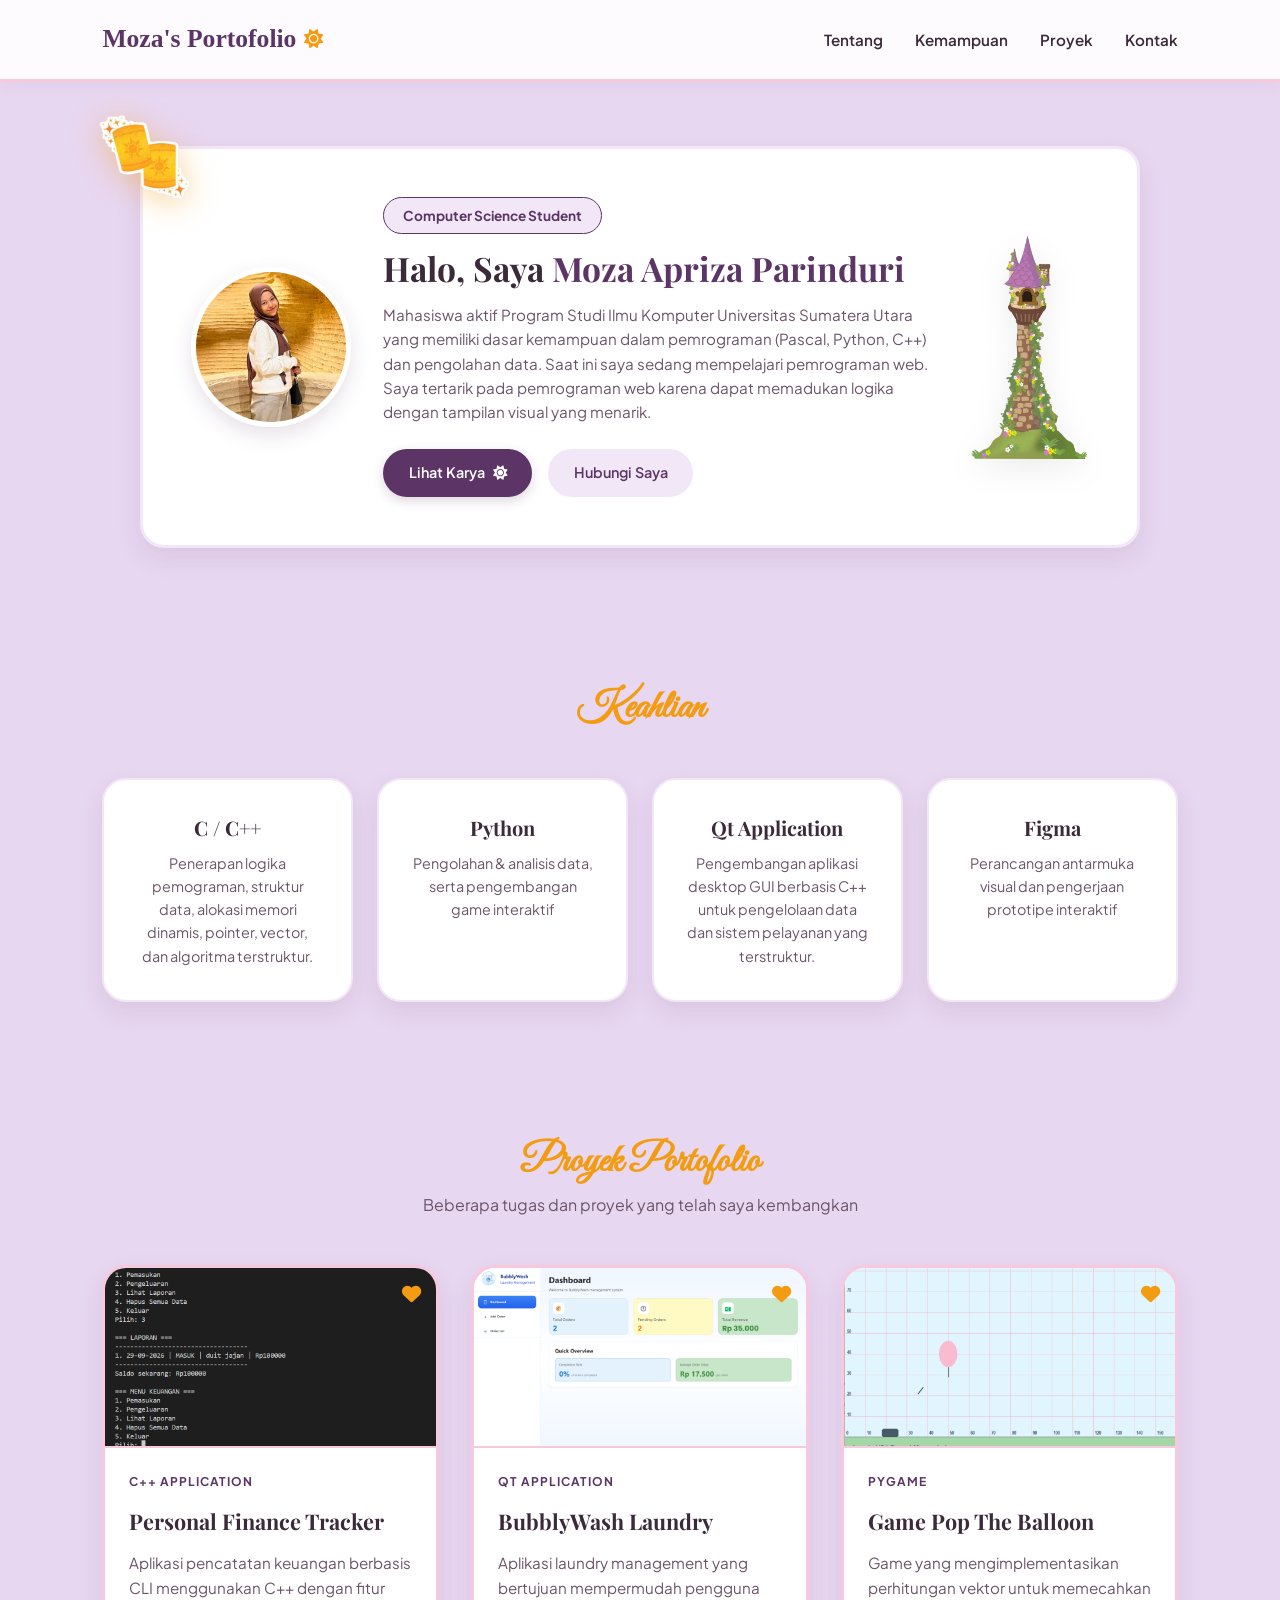
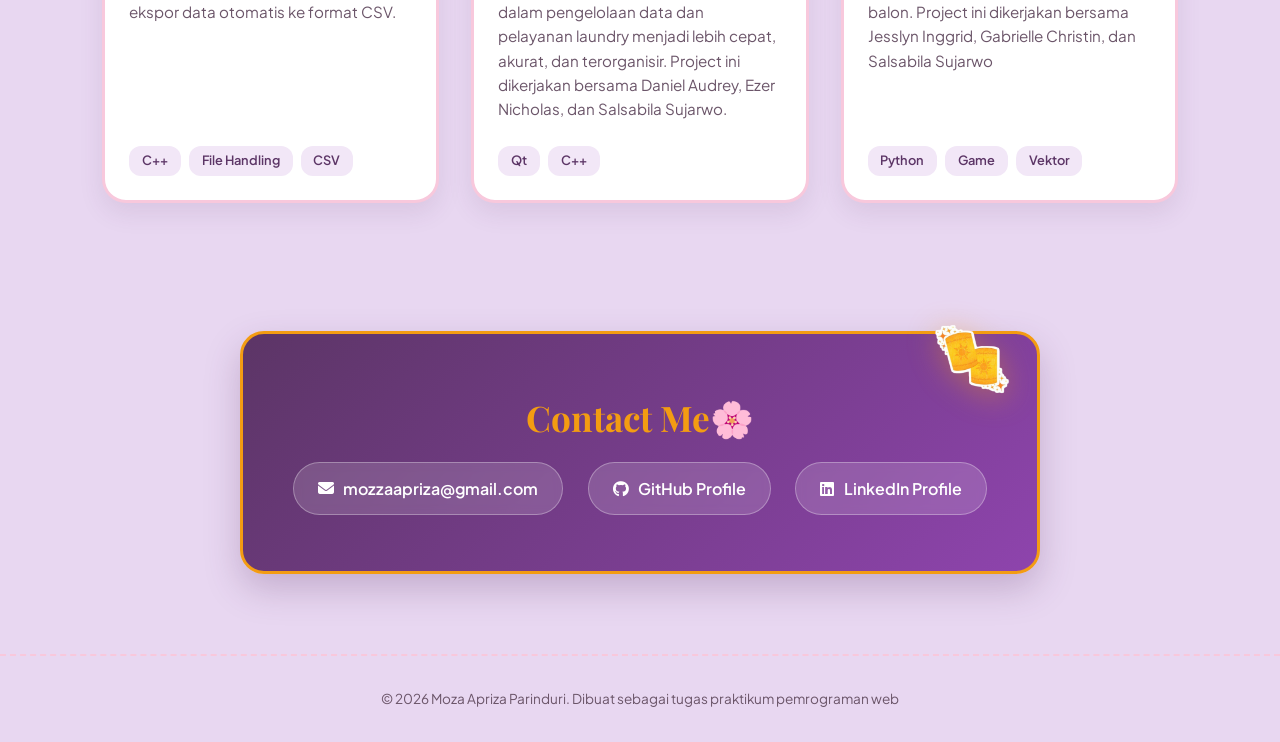
<file: index.html>
<!DOCTYPE html>
<html lang="id">
<head>
    <meta charset="UTF-8">
    <meta name="viewport" content="width=device-width, initial-scale=1.0">
    <title>Moza Apriza Parinduri | Portofolio</title>
    <link rel="preconnect" href="https://fonts.googleapis.com">
    <link rel="preconnect" href="https://fonts.gstatic.com" crossorigin>
    <link href="https://fonts.googleapis.com/css2?family=Great+Vibes&family=Playfair+Display:ital,wght@0,600;0,700;1,400&family=Plus+Jakarta+Sans:wght@400;500;600;700&display=swap" rel="stylesheet">
    <link rel="stylesheet" href="https://cdnjs.cloudflare.com/ajax/libs/font-awesome/6.4.0/css/all.min.css">
    <link rel="stylesheet" href="style.css">
</head>
<body>

    <header class="navbar">
        <div class="logo">
            <span>Moza's Portofolio<i class="fa-solid fa-sun lantern-icon"></i></span>
        </div>
        <nav class="nav-links">
            <a href="#about">Tentang</a>
            <a href="#skills">Kemampuan</a>
            <a href="#projects">Proyek</a>
            <a href="#contact">Kontak</a>
        </nav>
    </header>

    <section id="about" class="hero">
        <img src="lentera.png" alt="Rapunzel Lanterns" class="deco-lantern floating-lantern-1">
        
        <div class="hero-card">
            <div class="profile-frame">
                <img src="profile.jpeg" alt="Moza Apriza Parinduri" class="profile-img">
            </div>

            <div class="hero-text">
                <span class="badge">Computer Science Student</span>
                <h1>Halo, Saya <span class="highlight">Moza Apriza Parinduri</span></h1>
                <p>
                    Mahasiswa aktif Program Studi Ilmu Komputer Universitas Sumatera Utara yang memiliki 
                    dasar kemampuan dalam pemrograman (Pascal, Python, C++) dan pengolahan data. Saat ini
                    saya sedang mempelajari pemrograman web. Saya tertarik pada pemrograman web karena 
                    dapat memadukan logika dengan tampilan visual yang menarik.
                </p>
                <div class="hero-buttons">
                    <a href="#projects" class="btn btn-primary">Lihat Karya <i class="fa-solid fa-sun"></i></a>
                    <a href="#contact" class="btn btn-secondary">Hubungi Saya</a>
                </div>
            </div>
            
            <div class="tower-wrapper">
                <img src="house.png" alt="Rapunzel Tower" class="deco-tower">
            </div>
        </div>
    </section>

    <section id="skills" class="skills-section">
        <div class="section-title">
            <h2><span class="script-title">Keahlian</span></h2>
        </div>
        <div class="skills-grid">
            <div class="skill-card">
                <h3>C / C++</h3>
                <p>Penerapan logika pemograman, struktur data, alokasi memori dinamis, pointer, vector, dan algoritma terstruktur.</p>
            </div>
            <div class="skill-card">
                <h3>Python</h3>
                <p>Pengolahan & analisis data, serta pengembangan game interaktif</p>
            </div>
            <div class="skill-card">
                <h3>Qt Application</h3>
                <p>Pengembangan aplikasi desktop GUI berbasis C++ untuk pengelolaan data dan sistem pelayanan yang terstruktur.</p>
            </div>
            <div class="skill-card">
                <h3>Figma</h3>
                <p>Perancangan antarmuka visual dan pengerjaan prototipe interaktif</p>
            </div>
        </div>
    </section>

    <section id="projects" class="projects-section">
        <div class="section-title">
            <h2><span class="script-title">Proyek Portofolio</span></h2>
            <p>Beberapa tugas dan proyek yang telah saya kembangkan</p>
        </div>
        <div class="projects-container">
            
            <!-- Proyek 1 -->
            <article class="project-card">
                <div class="pin"><i class="fa-solid fa-heart"></i></div>
                <!-- GAMBAR SCREENSHOT PROYEK 1 -->
                <div class="project-image">
                    <img src="proyek1.png" alt="Personal Finance Tracker">
                </div>
                <div class="project-content">
                    <div class="project-tag">C++ Application</div>
                    <h3>Personal Finance Tracker</h3>
                    <p>Aplikasi pencatatan keuangan berbasis CLI menggunakan C++ dengan fitur ekspor data otomatis ke format CSV.</p>
                    <div class="tech-stack">
                        <span>C++</span>
                        <span>File Handling</span>
                        <span>CSV</span>
                    </div>
                </div>
            </article>

            <article class="project-card">
                <div class="pin"><i class="fa-solid fa-heart"></i></div>
                <div class="project-image">
                    <img src="proyek2.png" alt="BubblyWash Laundry">
                </div>
                <div class="project-content">
                    <div class="project-tag">QT Application</div>
                    <h3>BubblyWash Laundry</h3>
                    <p>Aplikasi laundry management yang bertujuan mempermudah pengguna dalam pengelolaan data dan pelayanan laundry menjadi lebih cepat, akurat, dan terorganisir. Project ini dikerjakan bersama Daniel Audrey, Ezer Nicholas, dan Salsabila Sujarwo.</p>
                    <div class="tech-stack">
                        <span>Qt</span>
                        <span>C++</span>
                    </div>
                </div>
            </article>

            <article class="project-card">
                <div class="pin"><i class="fa-solid fa-heart"></i></div>
                <div class="project-image">
                    <img src="proyek3.png" alt="Game Pop The Balloon">
                </div>
                <div class="project-content">
                    <div class="project-tag">pygame</div>
                    <h3>Game Pop The Balloon</h3>
                    <p>Game yang mengimplementasikan perhitungan vektor untuk memecahkan balon. Project ini dikerjakan bersama Jesslyn Inggrid, Gabrielle Christin, dan Salsabila Sujarwo</p>
                    <div class="tech-stack">
                        <span>Python</span>
                        <span>Game</span>
                        <span>Vektor</span>
                    </div>
                </div>
            </article>

        </div>
    </section>

  
    <section id="contact" class="contact-section">
        <div class="contact-box">
            <img src="lentera.png" alt="Rapunzel Lanterns" class="deco-lantern floating-lantern-2">

            <h2>Contact Me🌸</h2>
            <div class="contact-links">
                <a href="mailto:mozzaapriza@gmail.com" class="contact-item">
                    <i class="fa-solid fa-envelope"></i>
                    <span>mozzaapriza@gmail.com</span>
                </a>
                <a href="https://github.com/mozaapriza" target="_blank" class="contact-item">
                    <i class="fa-brands fa-github"></i>
                    <span>GitHub Profile</span>
                </a>
                <a href="https://www.linkedin.com/in/moza-apriza-parinduri-315812425" target="_blank" class="contact-item">
                    <i class="fa-brands fa-linkedin"></i>
                    <span>LinkedIn Profile</span>
                </a>
            </div>
        </div>
    </section>


    <footer class="footer">
        <p>&copy; 2026 Moza Apriza Parinduri. Dibuat sebagai tugas praktikum pemrograman web</p>
    </footer>

</body>
</html>
</file>
<file: style.css>
:root {
    --bg-main: #e8d7f1;           
    --bg-card: #ffffff;           
    --purple-rapunzel: #5c3566;   
    --purple-soft: #f2e7f7;       
    --gold-sun: #f39c12;          
    --pink-pastel: #f8c8dc;       
    --text-dark: #3b2a3a;         
    --text-muted: #6b5569;        
    --shadow: 0 10px 25px rgba(92, 53, 102, 0.1);
    --radius: 24px;
}

* {
    margin: 0;
    padding: 0;
    box-sizing: border-box;
}

html {
    scroll-behavior: smooth;
}

body {
    background-color: var(--bg-main);
    color: var(--text-dark);
    font-family: 'Plus Jakarta Sans', sans-serif;
    line-height: 1.6;
}

.navbar {
    display: flex;
    justify-content: space-between;
    align-items: center;
    padding: 1.2rem 8%;
    background-color: rgba(255, 255, 255, 0.9);
    backdrop-filter: blur(10px);
    position: sticky;
    top: 0;
    z-index: 100;
    border-bottom: 3px solid var(--pink-pastel);
    box-shadow: 0 4px 15px rgba(92, 53, 102, 0.05);
}

.logo span {
    font-family: 'Cinzel', serif;
    font-size: 1.6rem;
    font-weight: 700;
    color: var(--purple-rapunzel);
    display: flex;
    align-items: center;
    gap: 0.5rem;
}

.lantern-icon {
    color: var(--gold-sun);
    font-size: 1.2rem;
}

.nav-links {
    display: flex;
    gap: 2rem;
}

.nav-links a {
    text-decoration: none;
    color: var(--text-dark);
    font-weight: 600;
    font-size: 0.95rem;
    transition: color 0.3s ease;
}

.nav-links a:hover {
    color: var(--purple-rapunzel);
}

.hero {
    position: relative;
    padding: 4rem 8%;
    display: flex;
    justify-content: center;
}

.deco-lantern {
    position: absolute;
    width: 110px;
    height: auto;
    z-index: 10;
    filter: drop-shadow(0 5px 15px rgba(243, 156, 18, 0.4));
}

.floating-lantern-1 {
    top: 20px;
    left: 7%;
}

.floating-lantern-2 {
    top: -20px;
    right: 20px;
    width: 90px;
}

.hero-card {
    position: relative;
    background: var(--bg-card);
    padding: 3rem;
    border-radius: var(--radius);
    box-shadow: var(--shadow);
    display: flex;
    align-items: center;
    justify-content: space-between;
    gap: 2rem;
    max-width: 1000px;
    width: 100%;
    border: 3px solid var(--purple-soft);
}

.profile-frame {
    flex: 0 0 160px;
    width: 160px;
    height: 160px;
}

.profile-img {
    width: 160px !important;
    height: 160px !important;
    min-width: 160px;
    min-height: 160px;
    border-radius: 50%;
    object-fit: cover;
    border: 5px solid #ffffff;
    box-shadow: 0 8px 20px rgba(92, 53, 102, 0.15);
    display: block;
}

.hero-text {
    flex: 1 1 auto;
}

.hero-text .badge {
    background-color: var(--purple-soft);
    color: var(--purple-rapunzel);
    padding: 0.4rem 1.2rem;
    border-radius: 50px;
    font-size: 0.85rem;
    font-weight: 700;
    display: inline-block;
    margin-bottom: 0.8rem;
    border: 1px solid var(--purple-rapunzel);
}

.hero-text h1 {
    font-family: 'Playfair Display', serif;
    font-size: 2.1rem;
    margin-bottom: 0.8rem;
    line-height: 1.3;
}

.hero-text .highlight {
    color: var(--purple-rapunzel);
}

.hero-text p {
    color: var(--text-muted);
    margin-bottom: 1.5rem;
    font-size: 0.95rem;
}

.hero-buttons {
    display: flex;
    gap: 1rem;
}

.tower-wrapper {
    flex: 0 0 120px;
    display: flex;
    justify-content: center;
    align-items: center;
}

.deco-tower {
    width: 120px !important;
    height: auto;
    display: block;
    filter: drop-shadow(0 8px 15px rgba(0,0,0,0.08));
}

.btn {
    text-decoration: none;
    padding: 0.8rem 1.6rem;
    border-radius: 50px;
    font-weight: 600;
    font-size: 0.9rem;
    display: inline-flex;
    align-items: center;
    gap: 0.5rem;
}

.btn-primary {
    background-color: var(--purple-rapunzel);
    color: white;
    box-shadow: 0 4px 12px rgba(92, 53, 102, 0.2);
}

.btn-secondary {
    background-color: var(--purple-soft);
    color: var(--purple-rapunzel);
}

.skills-section, .projects-section, .contact-section {
    padding: 4rem 8%;
}

.section-title {
    text-align: center;
    margin-bottom: 3rem;
}

.section-title h2 {
    font-family: 'Playfair Display', serif;
    font-size: 2.2rem;
    color: var(--purple-rapunzel);
    margin-bottom: 0.5rem;
}

.script-title {
    font-family: 'Great Vibes', cursive;
    color: var(--gold-sun);
    font-size: 2.5rem;
    display: block;
    margin-bottom: -10px;
}

.section-title p {
    color: var(--text-muted);
}

.skills-grid {
    display: flex;
    flex-wrap: wrap;
    gap: 1.5rem;
    justify-content: center;
}

.skill-card {
    background: var(--bg-card);
    padding: 2rem;
    border-radius: var(--radius);
    flex: 1 1 220px;
    max-width: 260px;
    text-align: center;
    box-shadow: var(--shadow);
    border: 2px solid var(--purple-soft);
}

.skill-card h3 {
    font-family: 'Playfair Display', serif;
    font-size: 1.25rem;
    margin-bottom: 0.5rem;
}

.skill-card p {
    font-size: 0.9rem;
    color: var(--text-muted);
}

.projects-container {
    display: flex;
    flex-wrap: wrap;
    gap: 2rem;
    justify-content: center;
    align-items: stretch; 
}

.project-card {
    position: relative;
    background: var(--bg-card);
    padding: 0;
    border-radius: var(--radius);
    flex: 1 1 300px;
    max-width: 360px;
    box-shadow: var(--shadow);
    display: flex;
    flex-direction: column;
    border: 3px solid var(--pink-pastel);
    overflow: hidden;
    min-height: min-content;
}

.pin {
    position: absolute;
    top: 10px;
    right: 15px;
    color: var(--gold-sun);
    font-size: 1.2rem;
    z-index: 5;
}

.project-image {
    width: 100%;
    height: 180px;
    flex-shrink: 0; 
    background-color: var(--purple-soft);
    border-bottom: 2px solid var(--pink-pastel);
}

.project-image img {
    width: 100%;
    height: 100%;
    object-fit: cover;
    display: block;
}

.project-content {
    padding: 1.5rem;
    display: flex;
    flex-direction: column;
    flex-grow: 1; 
}

.project-tag {
    font-size: 0.75rem;
    font-weight: 700;
    color: var(--purple-rapunzel);
    text-transform: uppercase;
    letter-spacing: 1px;
    margin-bottom: 0.8rem;
}

.project-card h3 {
    font-family: 'Playfair Display', serif;
    font-size: 1.35rem;
    margin-bottom: 0.8rem;
}

.project-card p {
    font-size: 0.95rem;
    color: var(--text-muted);
    margin-bottom: 1.5rem;
    flex-grow: 1; 
}

.tech-stack {
    display: flex;
    gap: 0.5rem;
    flex-wrap: wrap;
    margin-top: auto;
}

.tech-stack span {
    background-color: var(--purple-soft);
    color: var(--purple-rapunzel);
    font-size: 0.8rem;
    padding: 0.3rem 0.8rem;
    border-radius: 12px;
    font-weight: 600;
}


.contact-section {
    display: flex;
    justify-content: center;
    padding-bottom: 5rem; 
}

.contact-box {
    position: relative;
    background: linear-gradient(135deg, var(--purple-rapunzel), #8e44ad);
    color: white;
    padding: 3.5rem 2rem;
    border-radius: var(--radius);
    text-align: center;
    max-width: 800px;
    width: 100%;
    box-shadow: 0 15px 35px rgba(92, 53, 102, 0.25);
    border: 3px solid var(--gold-sun);
}

.contact-box h2 {
    font-family: 'Playfair Display', serif;
    font-size: 2.2rem;
    margin-bottom: 1rem;
    color: var(--gold-sun);
}

.contact-box p {
    margin-bottom: 2rem;
    opacity: 0.9;
}

.contact-links {
    display: flex;
    justify-content: center;
    gap: 1.5rem;
    flex-wrap: wrap;
}

.contact-item {
    background: rgba(255, 255, 255, 0.15);
    color: white;
    text-decoration: none;
    padding: 0.8rem 1.5rem;
    border-radius: 50px;
    backdrop-filter: blur(5px);
    display: flex;
    align-items: center;
    gap: 0.6rem;
    font-weight: 600;
    border: 1px solid rgba(255, 255, 255, 0.3);
}

.footer {
    text-align: center;
    padding: 2rem;
    color: var(--text-muted);
    font-size: 0.85rem;
    border-top: 2px dashed var(--pink-pastel);
}

@media (max-width: 900px) {
    .navbar {
        flex-direction: column;
        gap: 0.6rem;
        padding: 0.8rem 3%;
        text-align: center;
    }

    .logo span {
        font-size: 1.3rem;
    }

    .nav-links {
        gap: 0.8rem;
        flex-wrap: wrap;
        justify-content: center;
    }

    .nav-links a {
        font-size: 0.85rem;
    }

    .hero {
        padding: 2rem 3%;
    }

    .hero-card {
        flex-direction: column;
        text-align: center;
        padding: 2rem 1.2rem;
        gap: 1.2rem;
    }

    .tower-wrapper {
        order: 3;
    }

    .profile-frame {
        order: 1;
    }

    .hero-text {
        order: 2;
    }

    .hero-buttons {
        justify-content: center;
        flex-wrap: wrap;
    }

    .floating-lantern-1 {
        top: -10px;
        left: 0px;
        width: 60px;
    }

    .floating-lantern-2 {
        top: -20px;
        right: 10px;
        width: 60px;
    }

    .skills-section, .projects-section, .contact-section {
        padding: 2.5rem 3%;
    }

    .skills-grid, .projects-container {
        flex-direction: column;
        align-items: center;
    }

    .skill-card, .project-card {
        max-width: 100%;
        width: 100%;
    }

    .project-image {
        height: 160px; 
    }

    .project-content {
        padding: 1.2rem;
    }

    .contact-box {
        padding: 2.5rem 1.2rem;
    }

    .contact-links {
        flex-direction: column;
        align-items: stretch;
    }
}
</file>
